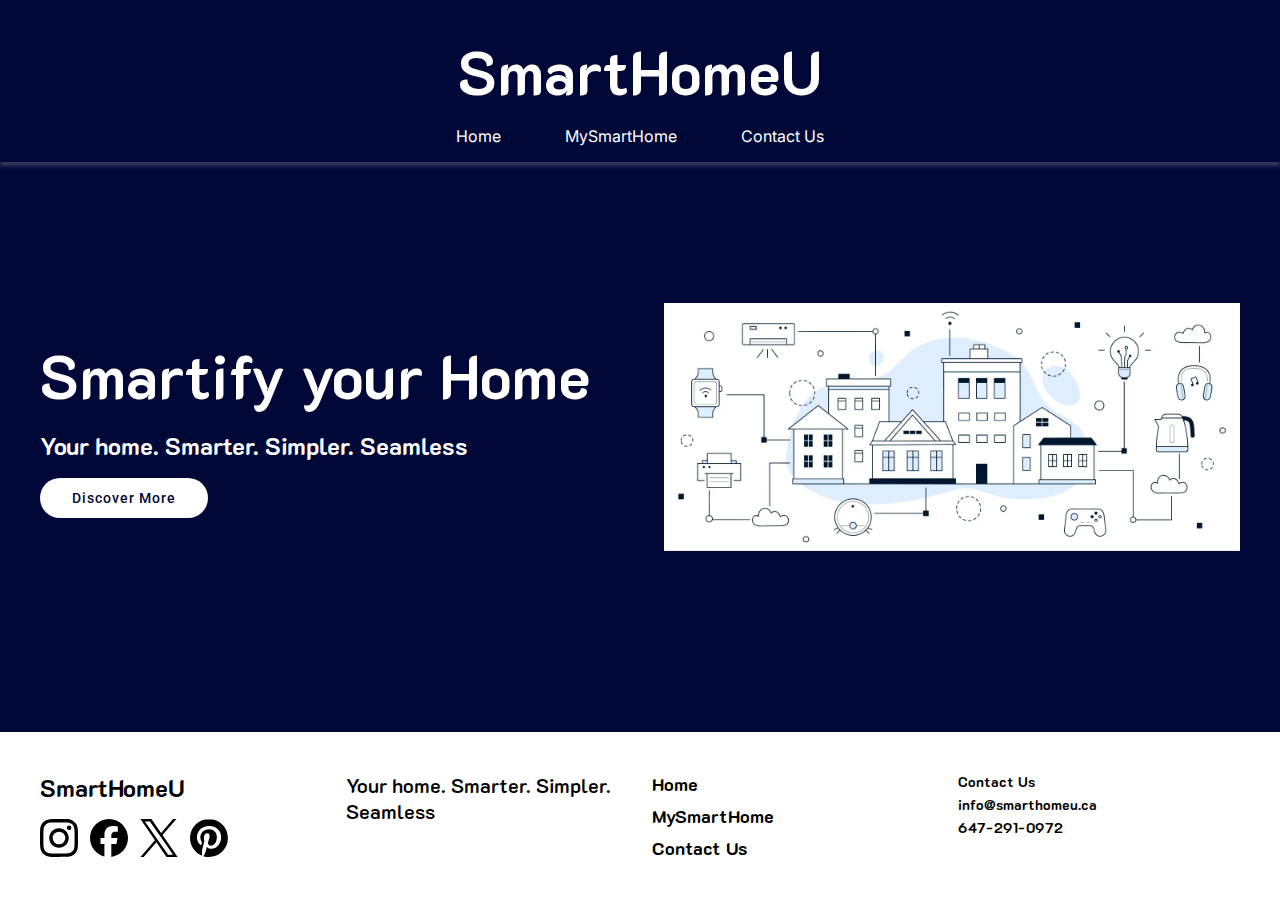
<file: index.html>
<!DOCTYPE html>
<html lang="en">
<head>
    <meta charset="UTF-8">
    <meta name="viewport" content="width=device-width, initial-scale=1.0">
    <title>SmartHomeU - Smartify your Home</title>
    <link rel="stylesheet" href="styles.css">
    <link rel="preconnect" href="https://fonts.googleapis.com">
    <link rel="preconnect" href="https://fonts.gstatic.com" crossorigin>
    <link href="https://fonts.googleapis.com/css2?family=K2D:wght@400;600;700&family=Inter:wght@400&family=Roboto:wght@500&display=swap" rel="stylesheet">
</head>
<body>
    <!-- NavBar -->
    <nav class="navbar">
        <div class="nav-content">
            <h1 class="logo">SmartHomeU</h1>
            <div class="nav-links">
                <a href="index.html" class="nav-link">Home</a>
                <a href="mysmarthome.html" class="nav-link">MySmartHome</a>
                <a href="contactus.html" class="nav-link">Contact Us</a>
            </div>
        </div>
    </nav>

    <!-- Home Page Content -->
    <main class="home-page">
        <div class="home-content">
            <div class="home-text">
                <h2 class="main-heading">Smartify your Home</h2>
                <p class="subheading">Your home. Smarter. Simpler. Seamless</p>
                <a href="mysmarthome.html" class="discover-button">Discover More</a>
            </div>
            <div class="illustration-container">
                <img src="images/smart-home-illustration.png" alt="Smart Home Illustration" class="illustration">
            </div>
        </div>
    </main>

    <!-- Footer -->
    <footer class="footer">
        <div class="footer-content">
            <div class="footer-left">
                <h3 class="footer-logo">SmartHomeU</h3>
                <div class="social-icons">
                    <a href="#" class="social-icon" aria-label="Instagram">
                        <img src="images/logo-instagram.svg" alt="Instagram logo">
                    </a>
                    <a href="#" class="social-icon" aria-label="Facebook">
                        <img src="images/logo-facebook.svg" alt="Facebook logo">
                    </a>
                    <a href="#" class="social-icon" aria-label="X">
                        <img src="images/logo-x.svg" alt="X logo">
                    </a>
                    <a href="#" class="social-icon" aria-label="Pinterest">
                        <img src="images/logo-pinterest.svg" alt="Pinterest logo">
                    </a>
                </div>
            </div>
            <div class="footer-center">
                <p class="footer-tagline">Your home. Smarter. Simpler. Seamless</p>
            </div>
            <div class="footer-nav">
                <a href="index.html">Home</a>
                <a href="mysmarthome.html">MySmartHome</a>
                <a href="contactus.html">Contact Us</a>
            </div>
            <div class="footer-right">
                <div class="contact-info">
                    <h4>Contact Us</h4>
                    <p>info@smarthomeu.ca</p>
                    <p>647-291-0972</p>
                </div>
            </div>
        </div>
    </footer>
</body>
</html>
</file>
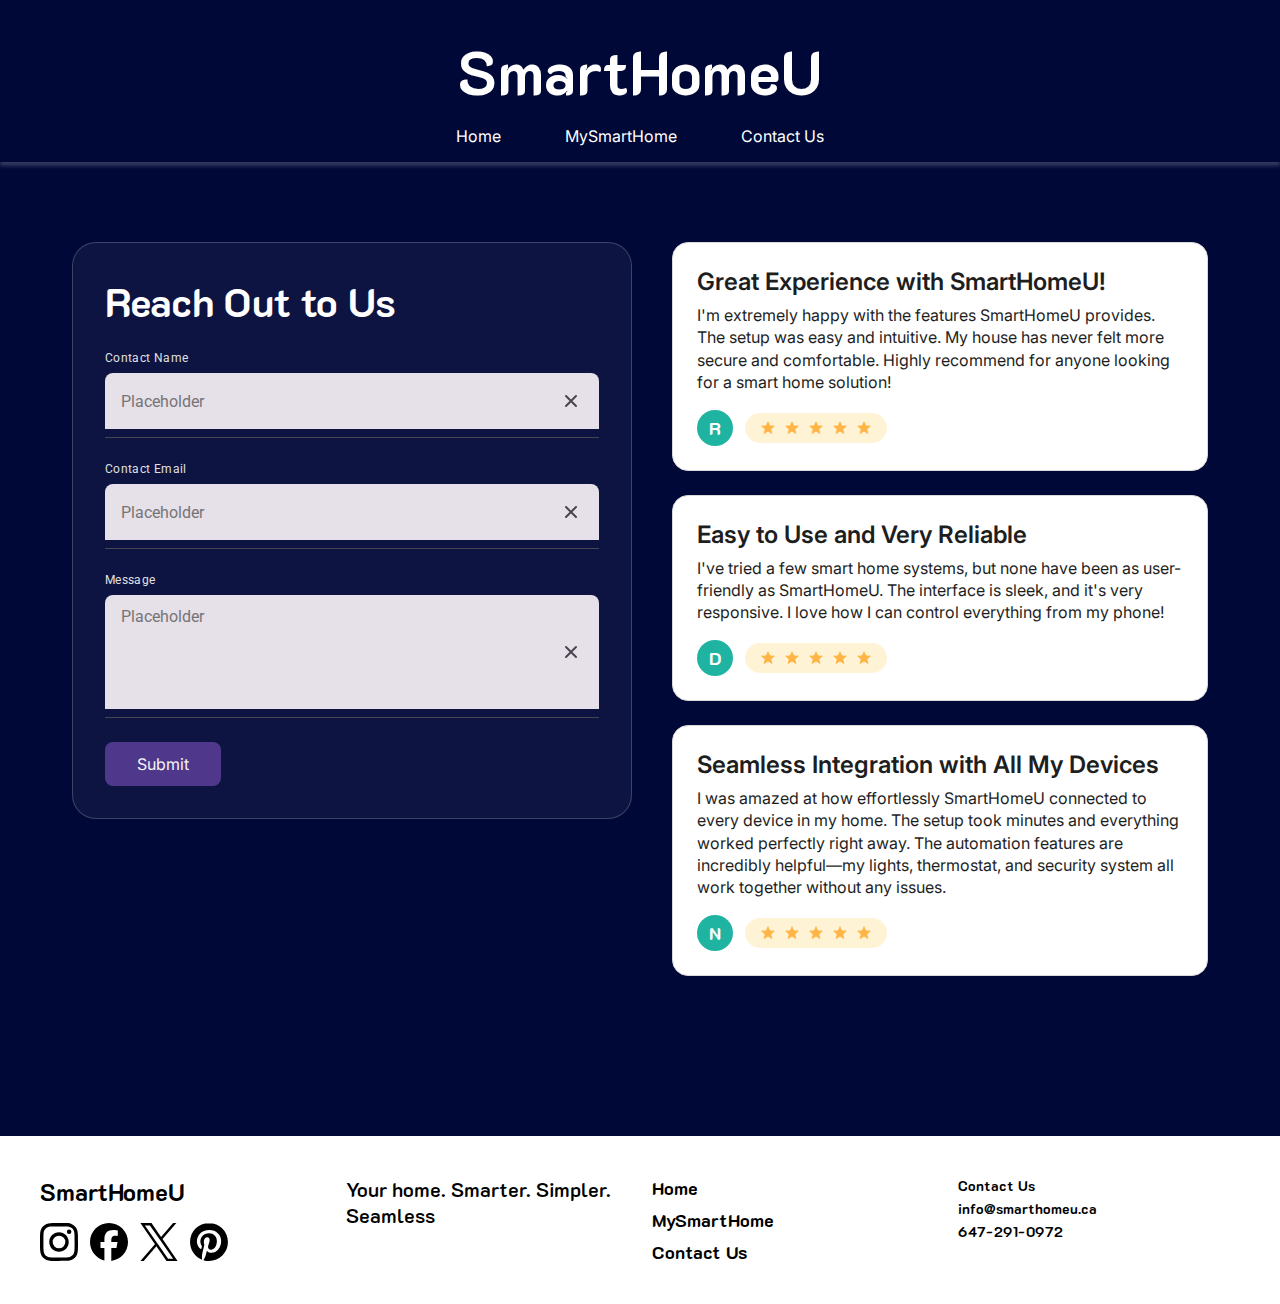
<file: contactus.html>
<!DOCTYPE html>
<html lang="en">
<head>
    <meta charset="UTF-8">
    <meta name="viewport" content="width=device-width, initial-scale=1.0">
    <title>SmartHomeU - Contact Us</title>
    <link rel="stylesheet" href="styles.css">
    <link rel="stylesheet" href="contactus.css">
    <link rel="preconnect" href="https://fonts.googleapis.com">
    <link rel="preconnect" href="https://fonts.gstatic.com" crossorigin>
    <link href="https://fonts.googleapis.com/css2?family=K2D:wght@400;600;700&family=Inter:wght@400;600&family=Roboto:wght@400;500&display=swap" rel="stylesheet">
</head>
<body>
    <!-- NavBar -->
    <nav class="navbar">
        <div class="nav-content">
            <h1 class="logo">SmartHomeU</h1>
            <div class="nav-links">
                <a href="index.html" class="nav-link">Home</a>
                <a href="mysmarthome.html" class="nav-link">MySmartHome</a>
                <a href="contactus.html" class="nav-link">Contact Us</a>
            </div>
        </div>
    </nav>

    <!-- Contact Us Page Content -->
    <main class="contact-page">
        <div class="contact-content">
            <!-- Left Side: Form -->
            <div class="form-section">
                <h2 class="contact-heading">Reach Out to Us</h2>
                
                <form class="contact-form">
                    <div class="form-field">
                        <label for="contact-name" class="field-label">Contact Name</label>
                        <div class="input-wrapper">
                            <input type="text" id="contact-name" class="text-input" placeholder="Placeholder">
                            <button type="button" class="clear-button" aria-label="Clear">
                                <svg width="20" height="20" viewBox="0 0 20 20" fill="none" xmlns="http://www.w3.org/2000/svg">
                                    <path d="M15 5L5 15M5 5L15 15" stroke="#49454F" stroke-width="2" stroke-linecap="round"/>
                                </svg>
                            </button>
                        </div>
                        <div class="input-indicator"></div>
                    </div>

                    <div class="form-field">
                        <label for="contact-email" class="field-label">Contact Email</label>
                        <div class="input-wrapper">
                            <input type="email" id="contact-email" class="text-input" placeholder="Placeholder">
                            <button type="button" class="clear-button" aria-label="Clear">
                                <svg width="20" height="20" viewBox="0 0 20 20" fill="none" xmlns="http://www.w3.org/2000/svg">
                                    <path d="M15 5L5 15M5 5L15 15" stroke="#49454F" stroke-width="2" stroke-linecap="round"/>
                                </svg>
                            </button>
                        </div>
                        <div class="input-indicator"></div>
                    </div>

                    <div class="form-field message-field">
                        <label for="message" class="field-label">Message</label>
                        <div class="input-wrapper">
                            <textarea id="message" class="text-input message-input" placeholder="Placeholder" rows="4"></textarea>
                            <button type="button" class="clear-button" aria-label="Clear">
                                <svg width="20" height="20" viewBox="0 0 20 20" fill="none" xmlns="http://www.w3.org/2000/svg">
                                    <path d="M15 5L5 15M5 5L15 15" stroke="#49454F" stroke-width="2" stroke-linecap="round"/>
                                </svg>
                            </button>
                        </div>
                        <div class="input-indicator"></div>
                    </div>

                    <button type="submit" class="submit-button">Submit</button>
                </form>
            </div>

            <!-- Right Side: Review Cards -->
            <div class="reviews-section">
                <div class="review-card">
                    <div class="review-body">
                        <h3 class="review-heading">Great Experience with SmartHomeU!</h3>
                        <p class="review-text">I'm extremely happy with the features SmartHomeU provides. The setup was easy and intuitive. My house has never felt more secure and comfortable. Highly recommend for anyone looking for a smart home solution!</p>
                        <div class="review-meta">
                            <span class="review-initial">R</span>
                            <div class="review-rating" aria-label="Rated five out of five stars">
                                <span class="sr-only">5 star rating</span>
                                <svg viewBox="0 0 24 24" aria-hidden="true"><path d="M12 2.5l2.8 6 6.7.6-5.1 4.6 1.4 6.6L12 16.6 6.2 20.3l1.4-6.6-5.1-4.6 6.7-.6L12 2.5z"/></svg>
                                <svg viewBox="0 0 24 24" aria-hidden="true"><path d="M12 2.5l2.8 6 6.7.6-5.1 4.6 1.4 6.6L12 16.6 6.2 20.3l1.4-6.6-5.1-4.6 6.7-.6L12 2.5z"/></svg>
                                <svg viewBox="0 0 24 24" aria-hidden="true"><path d="M12 2.5l2.8 6 6.7.6-5.1 4.6 1.4 6.6L12 16.6 6.2 20.3l1.4-6.6-5.1-4.6 6.7-.6L12 2.5z"/></svg>
                                <svg viewBox="0 0 24 24" aria-hidden="true"><path d="M12 2.5l2.8 6 6.7.6-5.1 4.6 1.4 6.6L12 16.6 6.2 20.3l1.4-6.6-5.1-4.6 6.7-.6L12 2.5z"/></svg>
                                <svg viewBox="0 0 24 24" aria-hidden="true"><path d="M12 2.5l2.8 6 6.7.6-5.1 4.6 1.4 6.6L12 16.6 6.2 20.3l1.4-6.6-5.1-4.6 6.7-.6L12 2.5z"/></svg>
                            </div>
                        </div>
                    </div>
                </div>

                <div class="review-card">
                    <div class="review-body">
                        <h3 class="review-heading">Easy to Use and Very Reliable</h3>
                        <p class="review-text">I've tried a few smart home systems, but none have been as user-friendly as SmartHomeU. The interface is sleek, and it's very responsive. I love how I can control everything from my phone!</p>
                        <div class="review-meta">
                            <span class="review-initial">D</span>
                            <div class="review-rating" aria-label="Rated five out of five stars">
                                <span class="sr-only">5 star rating</span>
                                <svg viewBox="0 0 24 24" aria-hidden="true"><path d="M12 2.5l2.8 6 6.7.6-5.1 4.6 1.4 6.6L12 16.6 6.2 20.3l1.4-6.6-5.1-4.6 6.7-.6L12 2.5z"/></svg>
                                <svg viewBox="0 0 24 24" aria-hidden="true"><path d="M12 2.5l2.8 6 6.7.6-5.1 4.6 1.4 6.6L12 16.6 6.2 20.3l1.4-6.6-5.1-4.6 6.7-.6L12 2.5z"/></svg>
                                <svg viewBox="0 0 24 24" aria-hidden="true"><path d="M12 2.5l2.8 6 6.7.6-5.1 4.6 1.4 6.6L12 16.6 6.2 20.3l1.4-6.6-5.1-4.6 6.7-.6L12 2.5z"/></svg>
                                <svg viewBox="0 0 24 24" aria-hidden="true"><path d="M12 2.5l2.8 6 6.7.6-5.1 4.6 1.4 6.6L12 16.6 6.2 20.3l1.4-6.6-5.1-4.6 6.7-.6L12 2.5z"/></svg>
                                <svg viewBox="0 0 24 24" aria-hidden="true"><path d="M12 2.5l2.8 6 6.7.6-5.1 4.6 1.4 6.6L12 16.6 6.2 20.3l1.4-6.6-5.1-4.6 6.7-.6L12 2.5z"/></svg>
                            </div>
                        </div>
                    </div>
                </div>

                <div class="review-card">
                    <div class="review-body">
                        <h3 class="review-heading">Seamless Integration with All My Devices</h3>
                        <p class="review-text">I was amazed at how effortlessly SmartHomeU connected to every device in my home. The setup took minutes and everything worked perfectly right away. The automation features are incredibly helpful—my lights, thermostat, and security system all work together without any issues.</p>
                        <div class="review-meta">
                            <span class="review-initial">N</span>
                            <div class="review-rating" aria-label="Rated five out of five stars">
                                <span class="sr-only">5 star rating</span>
                                <svg viewBox="0 0 24 24" aria-hidden="true"><path d="M12 2.5l2.8 6 6.7.6-5.1 4.6 1.4 6.6L12 16.6 6.2 20.3l1.4-6.6-5.1-4.6 6.7-.6L12 2.5z"/></svg>
                                <svg viewBox="0 0 24 24" aria-hidden="true"><path d="M12 2.5l2.8 6 6.7.6-5.1 4.6 1.4 6.6L12 16.6 6.2 20.3l1.4-6.6-5.1-4.6 6.7-.6L12 2.5z"/></svg>
                                <svg viewBox="0 0 24 24" aria-hidden="true"><path d="M12 2.5l2.8 6 6.7.6-5.1 4.6 1.4 6.6L12 16.6 6.2 20.3l1.4-6.6-5.1-4.6 6.7-.6L12 2.5z"/></svg>
                                <svg viewBox="0 0 24 24" aria-hidden="true"><path d="M12 2.5l2.8 6 6.7.6-5.1 4.6 1.4 6.6L12 16.6 6.2 20.3l1.4-6.6-5.1-4.6 6.7-.6L12 2.5z"/></svg>
                                <svg viewBox="0 0 24 24" aria-hidden="true"><path d="M12 2.5l2.8 6 6.7.6-5.1 4.6 1.4 6.6L12 16.6 6.2 20.3l1.4-6.6-5.1-4.6 6.7-.6L12 2.5z"/></svg>
            </div>
        </div>
    </main>

    <!-- Footer -->
    <footer class="footer">
        <div class="footer-content">
            <div class="footer-left">
                <h3 class="footer-logo">SmartHomeU</h3>
                <div class="social-icons">
                    <a href="#" class="social-icon" aria-label="Instagram">
                        <img src="images/logo-instagram.svg" alt="Instagram logo">
                    </a>
                    <a href="#" class="social-icon" aria-label="Facebook">
                        <img src="images/logo-facebook.svg" alt="Facebook logo">
                    </a>
                    <a href="#" class="social-icon" aria-label="X">
                        <img src="images/logo-x.svg" alt="X logo">
                    </a>
                    <a href="#" class="social-icon" aria-label="Pinterest">
                        <img src="images/logo-pinterest.svg" alt="Pinterest logo">
                    </a>
                </div>
            </div>
            <div class="footer-center">
                <p class="footer-tagline">Your home. Smarter. Simpler. Seamless</p>
            </div>
            <div class="footer-nav">
                <a href="index.html">Home</a>
                <a href="mysmarthome.html">MySmartHome</a>
                <a href="contactus.html">Contact Us</a>
            </div>
            <div class="footer-right">
                <div class="contact-info">
                    <h4>Contact Us</h4>
                    <p>info@smarthomeu.ca</p>
                    <p>647-291-0972</p>
                </div>
            </div>
        </div>
    </footer>
</body>
</html>
</file>
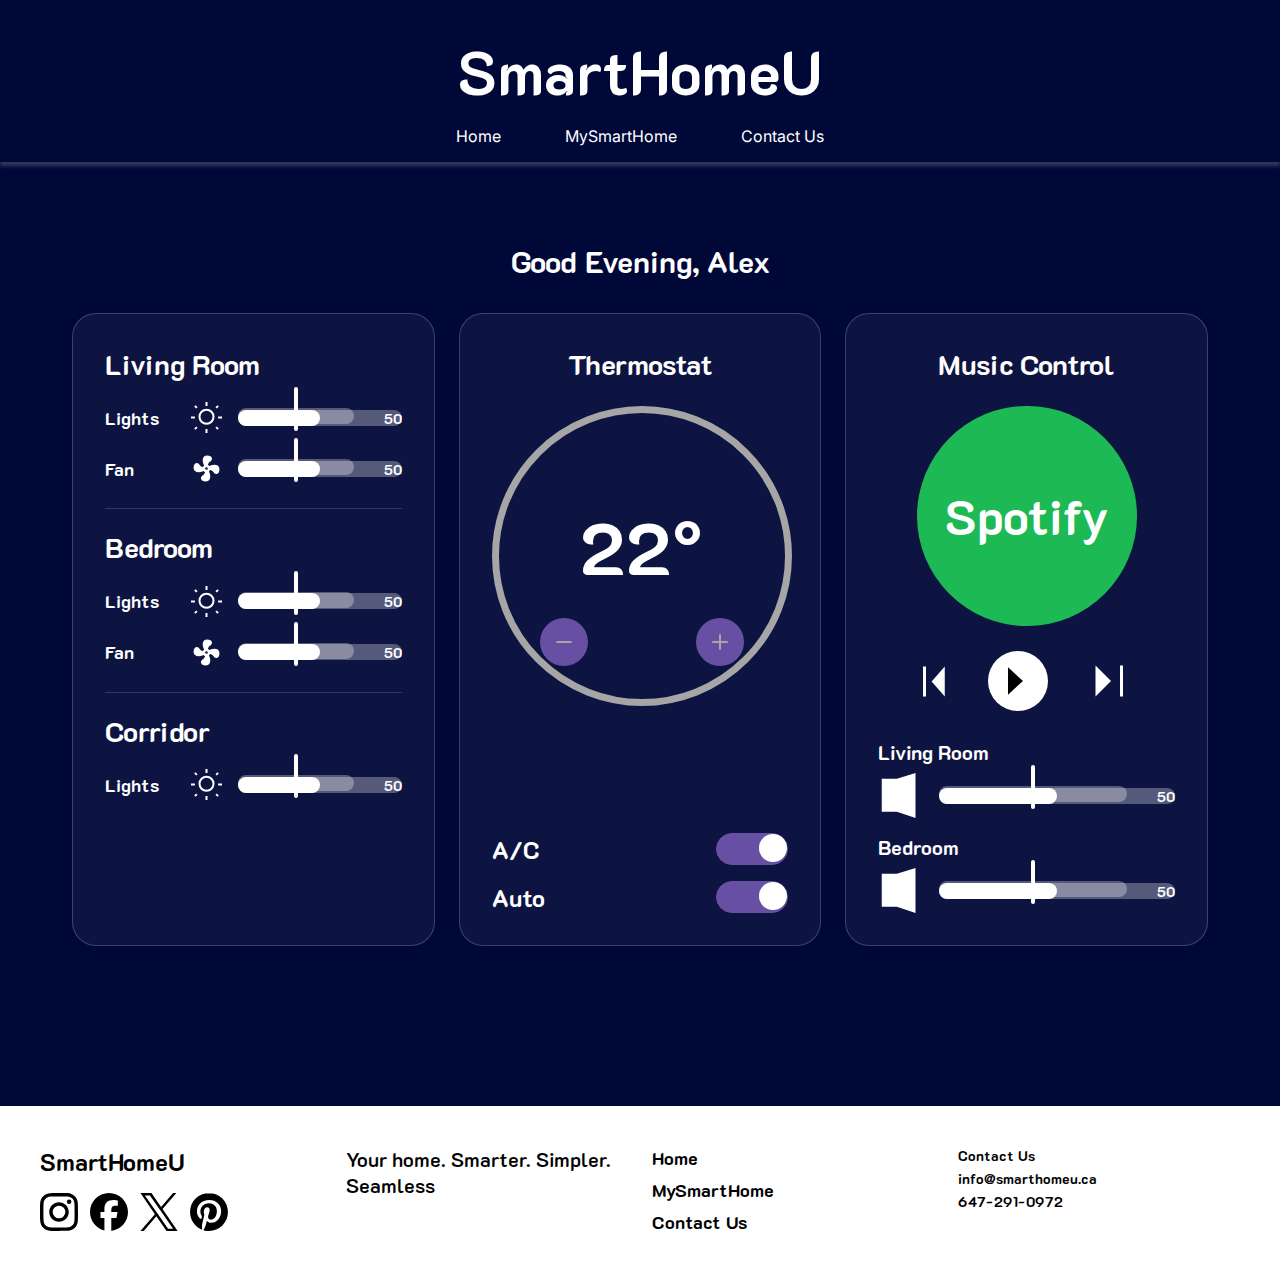
<file: mysmarthome.html>
<!DOCTYPE html>
<html lang="en">
<head>
    <meta charset="UTF-8">
    <meta name="viewport" content="width=device-width, initial-scale=1.0">
    <title>SmartHomeU - MySmartHome</title>
    <link rel="stylesheet" href="styles.css">
    <link rel="stylesheet" href="mysmarthome.css">
    <link rel="preconnect" href="https://fonts.googleapis.com">
    <link rel="preconnect" href="https://fonts.gstatic.com" crossorigin>
    <link href="https://fonts.googleapis.com/css2?family=K2D:wght@400;600;700&family=Inter:wght@400&family=Roboto:wght@500&display=swap" rel="stylesheet">
</head>
<body>
    <!-- NavBar -->
    <nav class="navbar">
        <div class="nav-content">
            <h1 class="logo">SmartHomeU</h1>
            <div class="nav-links">
                <a href="index.html" class="nav-link">Home</a>
                <a href="mysmarthome.html" class="nav-link">MySmartHome</a>
                <a href="contactus.html" class="nav-link">Contact Us</a>
            </div>
        </div>
    </nav>

    <!-- Main Content -->
    <main class="mysmarthome-page">
        <h2 class="greeting">Good Evening, Alex</h2>

        <div class="dashboard-grid">
            <!-- Frame 2: Living Areas -->
            <section class="control-frame frame-2">
                <div class="room-block">
                    <h3 class="room-title">Living Room</h3>
                    <div class="control-section">
                        <p class="control-label">Lights</p>
                        <div class="slider-container">
                            <svg class="control-icon lightbulb-icon" width="31" height="31" viewBox="0 0 31 31" fill="none" xmlns="http://www.w3.org/2000/svg">
                                <path d="M15.5 3.88V0M15.5 31V27.12M27.12 15.5H31M0 15.5H3.88M25.13 5.87L27.12 3.88M3.88 27.12L5.87 25.13M25.13 25.13L27.12 27.12M3.88 3.88L5.87 5.87" stroke="#FFFFFF" stroke-width="2"/>
                                <path d="M15.5 7.75C11.63 7.75 8.5 10.88 8.5 14.75C8.5 18.62 11.63 21.75 15.5 21.75C19.37 21.75 22.5 18.62 22.5 14.75C22.5 10.88 19.37 7.75 15.5 7.75Z" stroke="#FFFFFF" stroke-width="2"/>
                            </svg>
                            <div class="slider-wrapper">
                                <input type="range" class="slider" min="0" max="100" value="50" id="living-room-lights">
                                <span class="slider-value">50</span>
                            </div>
                        </div>
                    </div>
                    <div class="control-section">
                        <p class="control-label">Fan</p>
                        <div class="slider-container">
                    <svg class="control-icon fan-icon" width="31" height="31" viewBox="0 0 24 24" xmlns="http://www.w3.org/2000/svg">
                        <path d="M12 11a1 1 0 0 0-1 1a1 1 0 0 0 1 1a1 1 0 0 0 1-1a1 1 0 0 0-1-1m.5-9c4.5 0 4.61 3.57 2.25 4.75c-.99.49-1.43 1.54-1.62 2.47c.48.2.9.51 1.22.91c3.7-2 7.68-1.21 7.68 2.37c0 4.5-3.57 4.6-4.75 2.23c-.5-.99-1.56-1.43-2.49-1.62c-.2.48-.51.89-.91 1.23c1.99 3.69 1.2 7.66-2.38 7.66c-4.5 0-4.59-3.58-2.23-4.76c.98-.49 1.42-1.53 1.62-2.45c-.49-.2-.92-.52-1.24-.92C5.96 15.85 2 15.07 2 11.5C2 7 5.56 6.89 6.74 9.26c.5.99 1.55 1.42 2.48 1.61c.19-.48.51-.9.92-1.22C8.15 5.96 8.94 2 12.5 2" fill="#FFFFFF"/>
                    </svg>
                            <div class="slider-wrapper">
                                <input type="range" class="slider" min="0" max="100" value="50" id="living-room-fan">
                                <span class="slider-value">50</span>
                            </div>
                        </div>
                    </div>
                </div>

                <div class="room-block">
                    <h3 class="room-title">Bedroom</h3>
                    <div class="control-section">
                        <p class="control-label">Lights</p>
                        <div class="slider-container">
                            <svg class="control-icon lightbulb-icon" width="31" height="31" viewBox="0 0 31 31" fill="none" xmlns="http://www.w3.org/2000/svg">
                                <path d="M15.5 3.88V0M15.5 31V27.12M27.12 15.5H31M0 15.5H3.88M25.13 5.87L27.12 3.88M3.88 27.12L5.87 25.13M25.13 25.13L27.12 27.12M3.88 3.88L5.87 5.87" stroke="#FFFFFF" stroke-width="2"/>
                                <path d="M15.5 7.75C11.63 7.75 8.5 10.88 8.5 14.75C8.5 18.62 11.63 21.75 15.5 21.75C19.37 21.75 22.5 18.62 22.5 14.75C22.5 10.88 19.37 7.75 15.5 7.75Z" stroke="#FFFFFF" stroke-width="2"/>
                            </svg>
                            <div class="slider-wrapper">
                                <input type="range" class="slider" min="0" max="100" value="50" id="bedroom-lights">
                                <span class="slider-value">50</span>
                            </div>
                        </div>
                    </div>
                    <div class="control-section">
                        <p class="control-label">Fan</p>
                        <div class="slider-container">
                    <svg class="control-icon fan-icon" width="31" height="31" viewBox="0 0 24 24" xmlns="http://www.w3.org/2000/svg">
                        <path d="M12 11a1 1 0 0 0-1 1a1 1 0 0 0 1 1a1 1 0 0 0 1-1a1 1 0 0 0-1-1m.5-9c4.5 0 4.61 3.57 2.25 4.75c-.99.49-1.43 1.54-1.62 2.47c.48.2.9.51 1.22.91c3.7-2 7.68-1.21 7.68 2.37c0 4.5-3.57 4.6-4.75 2.23c-.5-.99-1.56-1.43-2.49-1.62c-.2.48-.51.89-.91 1.23c1.99 3.69 1.2 7.66-2.38 7.66c-4.5 0-4.59-3.58-2.23-4.76c.98-.49 1.42-1.53 1.62-2.45c-.49-.2-.92-.52-1.24-.92C5.96 15.85 2 15.07 2 11.5C2 7 5.56 6.89 6.74 9.26c.5.99 1.55 1.42 2.48 1.61c.19-.48.51-.9.92-1.22C8.15 5.96 8.94 2 12.5 2" fill="#FFFFFF"/>
                    </svg>
                            <div class="slider-wrapper">
                                <input type="range" class="slider" min="0" max="100" value="50" id="bedroom-fan">
                                <span class="slider-value">50</span>
                            </div>
                        </div>
                    </div>
                </div>

                <div class="room-block">
                    <h3 class="room-title">Corridor</h3>
                    <div class="control-section">
                        <p class="control-label">Lights</p>
                        <div class="slider-container">
                            <svg class="control-icon lightbulb-icon" width="31" height="31" viewBox="0 0 31 31" fill="none" xmlns="http://www.w3.org/2000/svg">
                                <path d="M15.5 3.88V0M15.5 31V27.12M27.12 15.5H31M0 15.5H3.88M25.13 5.87L27.12 3.88M3.88 27.12L5.87 25.13M25.13 25.13L27.12 27.12M3.88 3.88L5.87 5.87" stroke="#FFFFFF" stroke-width="2"/>
                                <path d="M15.5 7.75C11.63 7.75 8.5 10.88 8.5 14.75C8.5 18.62 11.63 21.75 15.5 21.75C19.37 21.75 22.5 18.62 22.5 14.75C22.5 10.88 19.37 7.75 15.5 7.75Z" stroke="#FFFFFF" stroke-width="2"/>
                            </svg>
                            <div class="slider-wrapper">
                                <input type="range" class="slider" min="0" max="100" value="50" id="corridor-lights">
                                <span class="slider-value">50</span>
                            </div>
                        </div>
                    </div>
                </div>
            </section>

            <!-- Frame 3: Thermostat -->
            <section class="control-frame frame-3">
                <h3 class="room-title">Thermostat</h3>
                <div class="thermostat-container">
                    <svg class="thermostat-circle" width="300" height="300" viewBox="0 0 300 300" fill="none" xmlns="http://www.w3.org/2000/svg">
                        <circle cx="150" cy="150" r="146.5" stroke="#A6A6A6" stroke-width="7"/>
                    </svg>
                    <p class="temperature-display">22°</p>
                    <button class="icon-button temp-plus" aria-label="Increase temperature">
                        <svg width="24" height="24" viewBox="0 0 24 24" fill="none" xmlns="http://www.w3.org/2000/svg">
                            <path d="M12 5V19" stroke="#A6A6A6" stroke-width="2" stroke-linecap="round"/>
                            <path d="M5 12H19" stroke="#A6A6A6" stroke-width="2" stroke-linecap="round"/>
                        </svg>
                    </button>
                    <button class="icon-button temp-minus" aria-label="Decrease temperature">
                        <svg width="24" height="24" viewBox="0 0 24 24" fill="none" xmlns="http://www.w3.org/2000/svg">
                            <path d="M5 12H19" stroke="#A6A6A6" stroke-width="2" stroke-linecap="round"/>
                        </svg>
                    </button>
                </div>

                <div class="switch-grid">
                    <div class="switch-container">
                        <p class="switch-label">A/C</p>
                        <label class="switch">
                            <input type="checkbox" checked>
                            <span class="slider-switch"></span>
                        </label>
                    </div>

                    <div class="switch-container">
                        <p class="switch-label">Auto</p>
                        <label class="switch">
                            <input type="checkbox" checked>
                            <span class="slider-switch"></span>
                        </label>
                    </div>
                </div>
            </section>

            <!-- Frame 4: Music Control -->
            <section class="control-frame frame-4">
                <h3 class="room-title">Music Control</h3>
                
                <div class="spotify-logo-container">
                    <div class="spotify-logo">Spotify</div>
                </div>

                <div class="music-controls">
                    <button class="music-button skip-back" aria-label="Previous">
                        <svg width="45" height="45" viewBox="0 0 45 45" fill="none" xmlns="http://www.w3.org/2000/svg">
                            <path d="M11.25 7.5L24.38 22.5L11.25 37.5V7.5Z" fill="#FFFFFF"/>
                            <rect x="30" y="7.5" width="3" height="30" fill="#FFFFFF"/>
                        </svg>
                    </button>
                    
                    <button class="music-button play-pause" aria-label="Play/Pause">
                        <svg width="60" height="60" viewBox="0 0 60 60" fill="none" xmlns="http://www.w3.org/2000/svg">
                            <circle cx="30" cy="30" r="30" fill="#FFFFFF"/>
                            <path d="M20 16.34L35 30L20 43.66V16.34Z" fill="#000000"/>
                        </svg>
                    </button>
                    
                    <button class="music-button skip-forward" aria-label="Next">
                        <svg width="62" height="62" viewBox="0 0 62 62" fill="none" xmlns="http://www.w3.org/2000/svg">
                            <path d="M15.5 15.5L31 31L15.5 46.5V15.5Z" fill="#FFFFFF"/>
                            <rect x="40" y="15.5" width="3" height="31" fill="#FFFFFF"/>
                        </svg>
                    </button>
                </div>

                <div class="volume-controls">
                    <div class="volume-control">
                        <p class="volume-label">Living Room</p>
                        <div class="slider-container">
                            <svg class="volume-icon" width="45" height="45" viewBox="0 0 45 45" fill="none" xmlns="http://www.w3.org/2000/svg">
                                <path d="M3.75 5.8V38.85H18.89L37.5 45V0L18.89 5.8H3.75Z" fill="#FFFFFF"/>
                                <path d="M18.89 37.59H20.46V38.85H18.89V37.59Z" fill="#FFFFFF"/>
                            </svg>
                            <div class="slider-wrapper">
                                <input type="range" class="slider" min="0" max="100" value="50" id="living-room-volume">
                                <span class="slider-value">50</span>
                            </div>
                        </div>
                    </div>

                    <div class="volume-control">
                        <p class="volume-label">Bedroom</p>
                        <div class="slider-container">
                            <svg class="volume-icon" width="45" height="45" viewBox="0 0 45 45" fill="none" xmlns="http://www.w3.org/2000/svg">
                                <path d="M3.75 5.8V38.85H18.89L37.5 45V0L18.89 5.8H3.75Z" fill="#FFFFFF"/>
                                <path d="M18.89 37.59H20.46V38.85H18.89V37.59Z" fill="#FFFFFF"/>
                            </svg>
                            <div class="slider-wrapper">
                                <input type="range" class="slider" min="0" max="100" value="50" id="bedroom-volume">
                                <span class="slider-value">50</span>
                            </div>
                        </div>
                    </div>
                </div>
            </section>
        </div>
    </main>


    <!-- Footer -->
    <footer class="footer">
        <div class="footer-content">
            <div class="footer-left">
                <h3 class="footer-logo">SmartHomeU</h3>
                <div class="social-icons">
                    <a href="#" class="social-icon" aria-label="Instagram">
                        <img src="images/logo-instagram.svg" alt="Instagram logo">
                    </a>
                    <a href="#" class="social-icon" aria-label="Facebook">
                        <img src="images/logo-facebook.svg" alt="Facebook logo">
                    </a>
                    <a href="#" class="social-icon" aria-label="X">
                        <img src="images/logo-x.svg" alt="X logo">
                    </a>
                    <a href="#" class="social-icon" aria-label="Pinterest">
                        <img src="images/logo-pinterest.svg" alt="Pinterest logo">
                    </a>
                </div>
            </div>
            <div class="footer-center">
                <p class="footer-tagline">Your home. Smarter. Simpler. Seamless</p>
            </div>
            <div class="footer-nav">
                <a href="index.html">Home</a>
                <a href="mysmarthome.html">MySmartHome</a>
                <a href="contactus.html">Contact Us</a>
            </div>
            <div class="footer-right">
                <div class="contact-info">
                    <h4>Contact Us</h4>
                    <p>info@smarthomeu.ca</p>
                    <p>647-291-0972</p>
                </div>
            </div>
        </div>
    </footer>

    <script src="mysmarthome.js"></script>
</body>
</html>
</file>
<file: contactus.css>
/* Contact Us Page Layout */

.contact-page {
    width: 100%;
    max-width: var(--page-width);
    margin: 0 auto;
    padding: 80px var(--page-padding) 160px;
}

.contact-content {
    display: grid;
    grid-template-columns: minmax(0, 560px) minmax(0, 1fr);
    gap: 40px;
    align-items: start;
    width: 100%;
}

.form-section {
    background: rgba(255, 255, 255, 0.05);
    border: 1px solid rgba(255, 255, 255, 0.2);
    border-radius: 24px;
    padding: 32px;
    display: flex;
    flex-direction: column;
    gap: 24px;
}

.contact-heading {
    font-weight: 700;
    font-size: 40px;
    color: #FFFFFF;
}

.contact-form {
    display: flex;
    flex-direction: column;
    gap: 24px;
}

.form-field {
    display: flex;
    flex-direction: column;
    gap: 8px;
}

.field-label {
    font-family: 'Roboto', sans-serif;
    font-weight: 400;
    font-size: 12px;
    letter-spacing: 0.03em;
    color: #E0E0E0;
}

.input-wrapper {
    display: flex;
    align-items: center;
    gap: 8px;
    background-color: #E6E0E9;
    border-radius: 8px 8px 0 0;
    padding: 12px 12px 12px 16px;
}

.text-input {
    flex: 1;
    border: none;
    background: transparent;
    font-family: 'Roboto', sans-serif;
    font-size: 16px;
    color: #1D1B20;
    outline: none;
}

.message-input {
    min-height: 90px;
    resize: none;
}

.clear-button {
    width: 32px;
    height: 32px;
    display: flex;
    align-items: center;
    justify-content: center;
    background: transparent;
    border: none;
    cursor: pointer;
    padding: 0;
}

.input-indicator {
    width: 100%;
    height: 1px;
    background-color: #49454F;
}

.submit-button {
    align-self: flex-start;
    padding: 12px 32px;
    background-color: #4F378B;
    border: none;
    border-radius: 8px;
    font-family: 'Inter', sans-serif;
    font-size: 16px;
    color: #F5F5F5;
    cursor: pointer;
    transition: opacity 0.3s;
}

.submit-button:hover {
    opacity: 0.9;
}

.reviews-section {
    display: flex;
    flex-direction: column;
    gap: 24px;
}

.review-card {
    background-color: #FFFFFF;
    border: 1px solid #D9D9D9;
    border-radius: 16px;
    padding: 24px;
}

.review-heading {
    font-family: 'Inter', sans-serif;
    font-weight: 600;
    font-size: 24px;
    color: #1E1E1E;
    margin-bottom: 8px;
}

.review-text {
    font-family: 'Inter', sans-serif;
    font-size: 16px;
    color: #1E1E1E;
    line-height: 1.4em;
}

.review-meta {
    display: flex;
    align-items: center;
    gap: 12px;
    margin-top: 16px;
}

.review-initial {
    width: 36px;
    height: 36px;
    border-radius: 50%;
    background-color: #1FB4A2;
    color: #FFFFFF;
    font-family: 'K2D', sans-serif;
    font-weight: 700;
    font-size: 18px;
    display: flex;
    align-items: center;
    justify-content: center;
}

.review-rating {
    display: flex;
    align-items: center;
    gap: 6px;
    background: #FFF3D6;
    border-radius: 999px;
    padding: 6px 14px;
}

.review-rating svg {
    width: 18px;
    height: 18px;
    fill: #FFB545;
}

.sr-only {
    position: absolute;
    width: 1px;
    height: 1px;
    padding: 0;
    margin: -1px;
    overflow: hidden;
    clip: rect(0, 0, 0, 0);
    border: 0;
}
</file>
<file: mysmarthome.css>
/* MySmartHome Page Layout */

.mysmarthome-page {
    width: 100%;
    max-width: var(--page-width);
    margin: 0 auto;
    padding: 80px var(--page-padding) 160px;
    display: flex;
    flex-direction: column;
    gap: 32px;
}

.greeting {
    font-weight: 700;
    font-size: 30px;
    line-height: 1.3em;
    text-align: center;
    color: #FFFFFF;
}

.dashboard-grid {
    display: grid;
    grid-template-columns: repeat(3, minmax(0, 1fr));
    gap: 24px;
    width: 100%;
}

.control-frame {
    background: rgba(255, 255, 255, 0.05);
    border: 1px solid rgba(255, 255, 255, 0.2);
    border-radius: 24px;
    padding: 32px;
    display: flex;
    flex-direction: column;
    gap: 24px;
    min-height: 100%;
}

.room-block {
    display: flex;
    flex-direction: column;
    gap: 20px;
}

.room-block + .room-block {
    border-top: 1px solid rgba(255, 255, 255, 0.15);
    padding-top: 20px;
}

.room-title {
    font-weight: 700;
    font-size: 28px;
    line-height: 1.3em;
    color: #FFFFFF;
}

.control-section {
    display: flex;
    align-items: center;
    gap: 16px;
    flex-wrap: wrap;
}

.control-label {
    font-weight: 700;
    font-size: 18px;
    min-width: 70px;
}

.slider-container {
    flex: 1;
    display: flex;
    align-items: center;
    gap: 16px;
    min-width: 0;
}

.control-icon,
.volume-icon {
    flex-shrink: 0;
}

.slider-wrapper {
    position: relative;
    flex: 1;
    min-width: 0;
    padding-right: 48px;
}

.slider {
    -webkit-appearance: none;
    appearance: none;
    width: 100%;
    height: 16px;
    background: rgba(255, 255, 255, 0.3);
    border-radius: 8px;
    outline: none;
    margin: 0;
    position: relative;
    z-index: 2;
}

.slider::-webkit-slider-thumb {
    -webkit-appearance: none;
    appearance: none;
    width: 4px;
    height: 44px;
    background: #FFFFFF;
    border-radius: 2px;
    cursor: pointer;
    margin-top: -14px;
}

.slider::-moz-range-thumb {
    width: 4px;
    height: 44px;
    background: #FFFFFF;
    border-radius: 2px;
    cursor: pointer;
    border: none;
}

.slider-wrapper::after,
.slider-wrapper::before {
    content: '';
    position: absolute;
    left: 0;
    top: 50%;
    transform: translateY(-50%);
    height: 16px;
    border-radius: 8px;
    pointer-events: none;
}

.slider-wrapper::after {
    width: 100%;
    background: rgba(255, 255, 255, 0.3);
    z-index: 0;
}

.slider-wrapper::before {
    width: calc(var(--slider-value, 50) * 1%);
    background: #FFFFFF;
    z-index: 1;
    transition: width 0.1s ease;
}

.slider-value {
    font-weight: 700;
    font-size: 14px;
    color: #FFFFFF;
    width: 40px;
    text-align: right;
    position: absolute;
    right: 0;
    top: 50%;
    transform: translateY(-50%);
}

/* Thermostat */
.frame-3 {
    align-items: center;
}

.thermostat-container {
    position: relative;
    width: 300px;
    height: 300px;
    margin: 0 auto;
}

.thermostat-circle {
    width: 100%;
    height: 100%;
    stroke: #A6A6A6;
}

.temperature-display {
    position: absolute;
    top: 50%;
    left: 50%;
    transform: translate(-50%, -60%);
    font-weight: 700;
    font-size: 72px;
}

.icon-button {
    width: 48px;
    height: 48px;
    border-radius: 100px;
    background-color: #6750A4;
    border: none;
    cursor: pointer;
    display: flex;
    align-items: center;
    justify-content: center;
    position: absolute;
    padding: 0;
    transition: opacity 0.3s;
}

.icon-button:hover {
    opacity: 0.9;
}

.temp-plus {
    right: 48px;
    bottom: 40px;
}

.temp-minus {
    left: 48px;
    bottom: 40px;
}

.switch-grid {
    width: 100%;
    display: flex;
    flex-direction: column;
    gap: 16px;
    margin-top: auto;
}

.switch-container {
    display: flex;
    align-items: center;
    justify-content: space-between;
    gap: 12px;
}

.switch-label {
    font-weight: 700;
    font-size: 24px;
}

.switch {
    position: relative;
    display: inline-block;
    width: 72px;
    height: 32px;
}

.switch input {
    opacity: 0;
    width: 0;
    height: 0;
}

.slider-switch {
    position: absolute;
    cursor: pointer;
    top: 0;
    left: 0;
    right: 0;
    bottom: 0;
    background-color: #FFFFFF;
    border: 1px solid rgba(0, 0, 0, 0.2);
    border-radius: 100px;
    transition: 0.3s;
}

.switch input:checked + .slider-switch {
    background-color: #6750A4;
    border-color: #6750A4;
}

.slider-switch:before {
    content: "";
    position: absolute;
    height: 28px;
    width: 28px;
    left: 2px;
    bottom: 2px;
    background-color: white;
    border-radius: 50%;
    transition: 0.3s;
}

.switch input:checked + .slider-switch:before {
    transform: translateX(40px);
}

/* Music Controls */
.frame-4 {
    align-items: center;
    text-align: center;
}

.spotify-logo-container {
    width: 100%;
    display: flex;
    justify-content: center;
}

.spotify-logo {
    width: 220px;
    height: 220px;
    background: #1DB954;
    border-radius: 50%;
    display: flex;
    align-items: center;
    justify-content: center;
    font-weight: 700;
    font-size: 48px;
    color: #FFFFFF;
}

.music-controls {
    width: 100%;
    display: flex;
    align-items: center;
    justify-content: center;
    gap: 32px;
}

.music-button {
    background: transparent;
    border: none;
    cursor: pointer;
    padding: 0;
    transition: opacity 0.3s;
}

.music-button:hover {
    opacity: 0.8;
}

.music-button.skip-back svg {
    transform: scaleX(-1);
}

.volume-controls {
    width: 100%;
    display: flex;
    flex-direction: column;
    gap: 16px;
    margin-top: auto;
}

.volume-control {
    display: flex;
    flex-direction: column;
    gap: 8px;
    width: 100%;
}

.volume-label {
    font-weight: 700;
    font-size: 20px;
    text-align: left;
}
</file>
<file: styles.css>
/* Global Layout Tokens */
:root {
    --page-width: 1200px;
    --page-padding: 32px;
    --nav-shadow: 0 4px 4px rgba(255, 255, 255, 0.2);
}

/* Reset and Base Styles */
* {
    margin: 0;
    padding: 0;
    box-sizing: border-box;
}

body {
    font-family: 'K2D', sans-serif;
    background-color: #000837;
    color: #FFFFFF;
    min-height: 100vh;
    width: 100%;
    margin: 0;
    display: flex;
    flex-direction: column;
    align-items: center;
}

img {
    max-width: 100%;
    display: block;
}

/* NavBar Styles */
.navbar {
    width: 100%;
    background-color: #000837;
    box-shadow: var(--nav-shadow);
}

.nav-content {
    max-width: var(--page-width);
    width: 100%;
    margin: 0 auto;
    padding: 32px var(--page-padding) 16px;
    display: flex;
    flex-direction: column;
    align-items: center;
    gap: 16px;
}

.logo {
    font-weight: 700;
    font-size: 60px;
    line-height: 1.3em;
    color: #FFFFFF;
    text-align: center;
}

.nav-links {
    display: flex;
    gap: 64px;
    justify-content: center;
}

.nav-link {
    font-family: 'Inter', sans-serif;
    font-weight: 400;
    font-size: 16px;
    color: #FFFFFF;
    text-decoration: none;
    transition: opacity 0.3s;
}

.nav-link:hover {
    opacity: 0.8;
}

/* Home Page Content */
.home-page {
    width: 100%;
    flex: 1;
    display: flex;
    justify-content: center;
    padding: 80px var(--page-padding) 120px;
}

.home-content {
    max-width: var(--page-width);
    width: 100%;
    display: flex;
    align-items: center;
    justify-content: space-between;
    gap: 48px;
}

.home-text {
    flex: 1;
    display: flex;
    flex-direction: column;
    gap: 16px;
}

.main-heading {
    font-weight: 700;
    font-size: 60px;
    line-height: 1.3em;
}

.subheading {
    font-weight: 700;
    font-size: 24px;
    line-height: 1.3em;
}

.illustration-container {
    flex: 1;
    display: flex;
    justify-content: flex-end;
}

.illustration {
    width: 100%;
    max-width: 600px;
    height: auto;
}

.discover-button {
    padding: 12px 32px;
    background-color: #FFFFFF;
    color: #000837;
    border: none;
    border-radius: 100px;
    font-family: 'Roboto', sans-serif;
    font-weight: 500;
    font-size: 14px;
    letter-spacing: 0.07em;
    cursor: pointer;
    align-self: flex-start;
    transition: opacity 0.3s;
    text-decoration: none;
    display: inline-flex;
    align-items: center;
    justify-content: center;
}

.discover-button:hover {
    opacity: 0.9;
}

.discover-button:active {
    opacity: 0.8;
}

/* Footer Styles */
.footer {
    width: 100%;
    background-color: #FFFFFF;
    color: #000000;
    padding: 40px var(--page-padding);
}

.footer-content {
    max-width: var(--page-width);
    margin: 0 auto;
    display: grid;
    grid-template-columns: repeat(auto-fit, minmax(180px, 1fr));
    gap: 24px;
    align-items: flex-start;
}

.footer-left {
    display: flex;
    flex-direction: column;
    gap: 16px;
}

.social-icons {
    display: flex;
    gap: 12px;
}

.social-icon {
    width: 38px;
    height: 38px;
    display: flex;
    align-items: center;
    justify-content: center;
    transition: opacity 0.3s;
}

.social-icon img {
    width: 100%;
    height: 100%;
    object-fit: contain;
}

.social-icon:hover {
    opacity: 0.7;
}

.footer-logo {
    font-weight: 700;
    font-size: 24px;
}

.footer-center {
    display: flex;
    align-items: center;
}

.footer-tagline {
    font-weight: 600;
    font-size: 20px;
    line-height: 1.3em;
}

.footer-nav {
    display: flex;
    flex-direction: column;
    gap: 8px;
}

.footer-nav a {
    font-weight: 700;
    font-size: 18px;
    color: #000000;
    text-decoration: none;
    transition: opacity 0.3s;
}

.footer-nav a:hover {
    opacity: 0.7;
}

.footer-right .contact-info {
    display: flex;
    flex-direction: column;
    gap: 4px;
}

.contact-info h4 {
    font-weight: 700;
    font-size: 14px;
}

.contact-info p {
    font-weight: 700;
    font-size: 14px;
}
</file>
